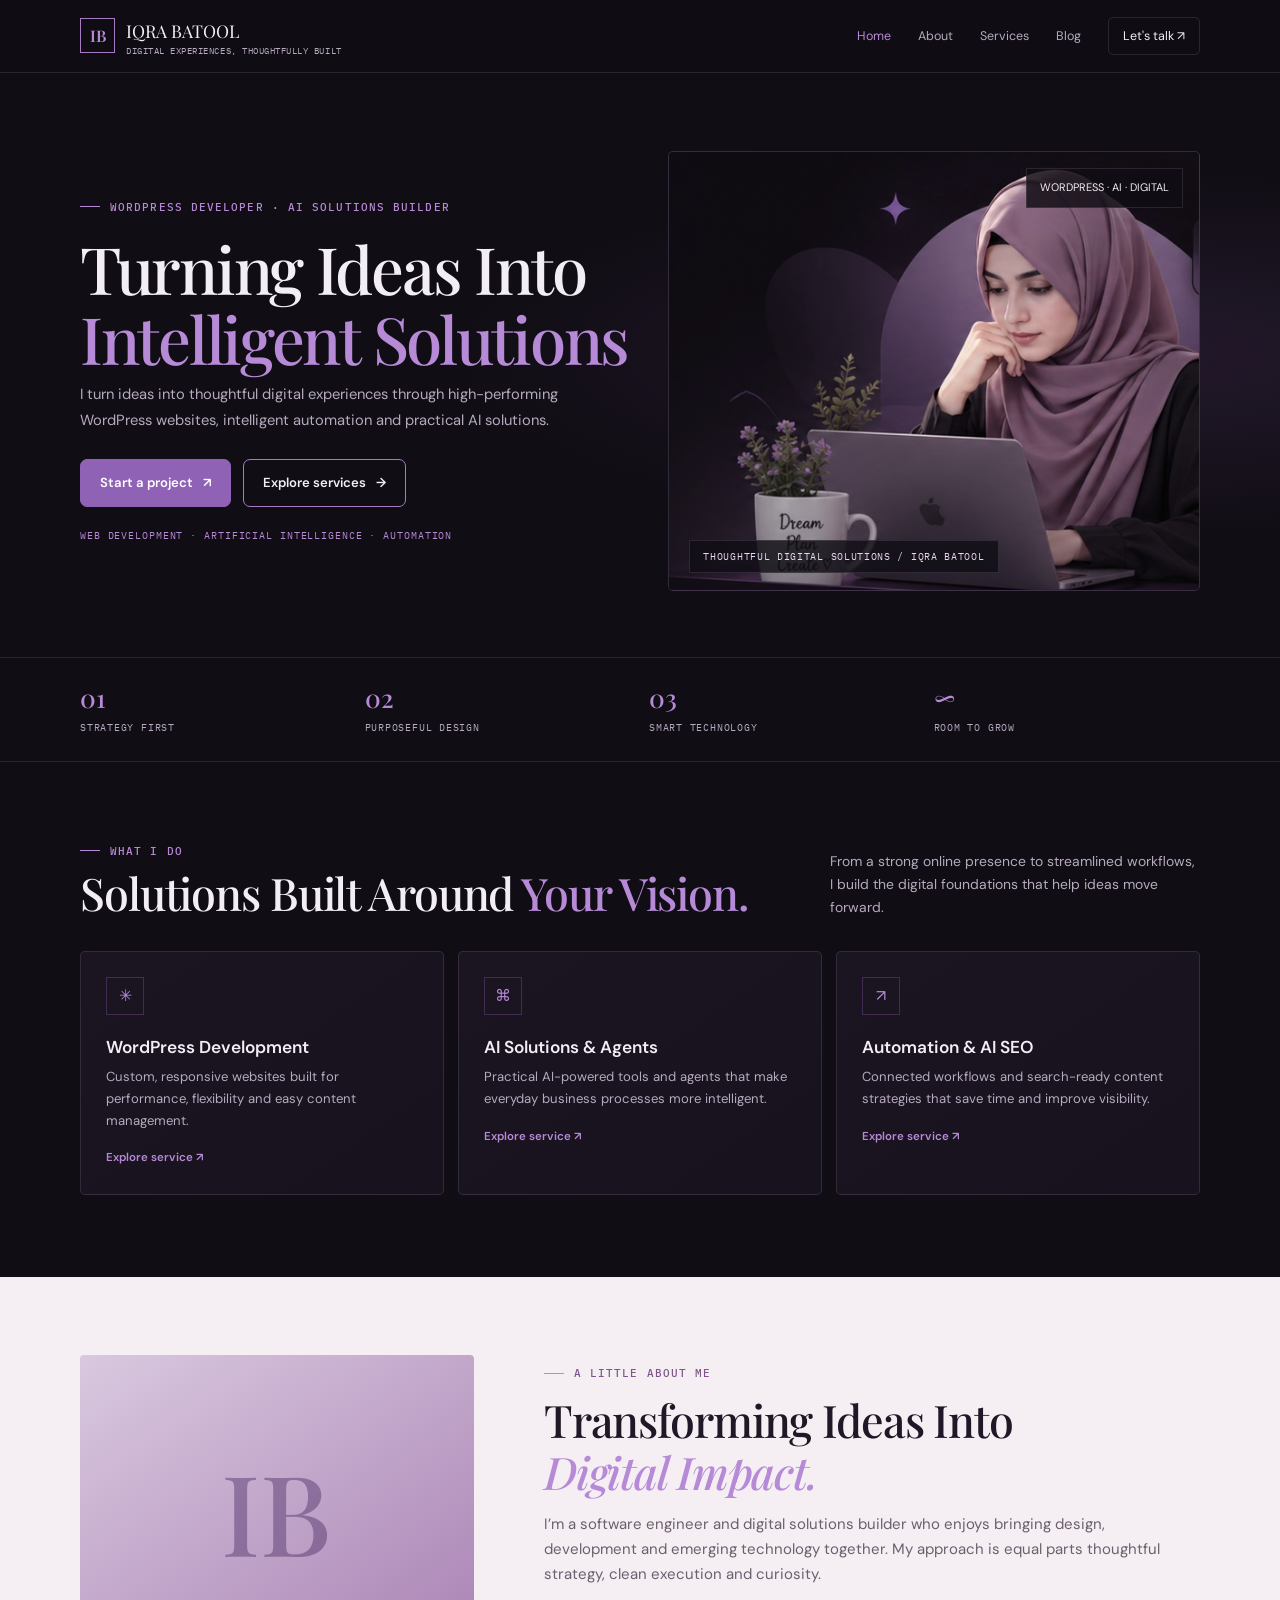
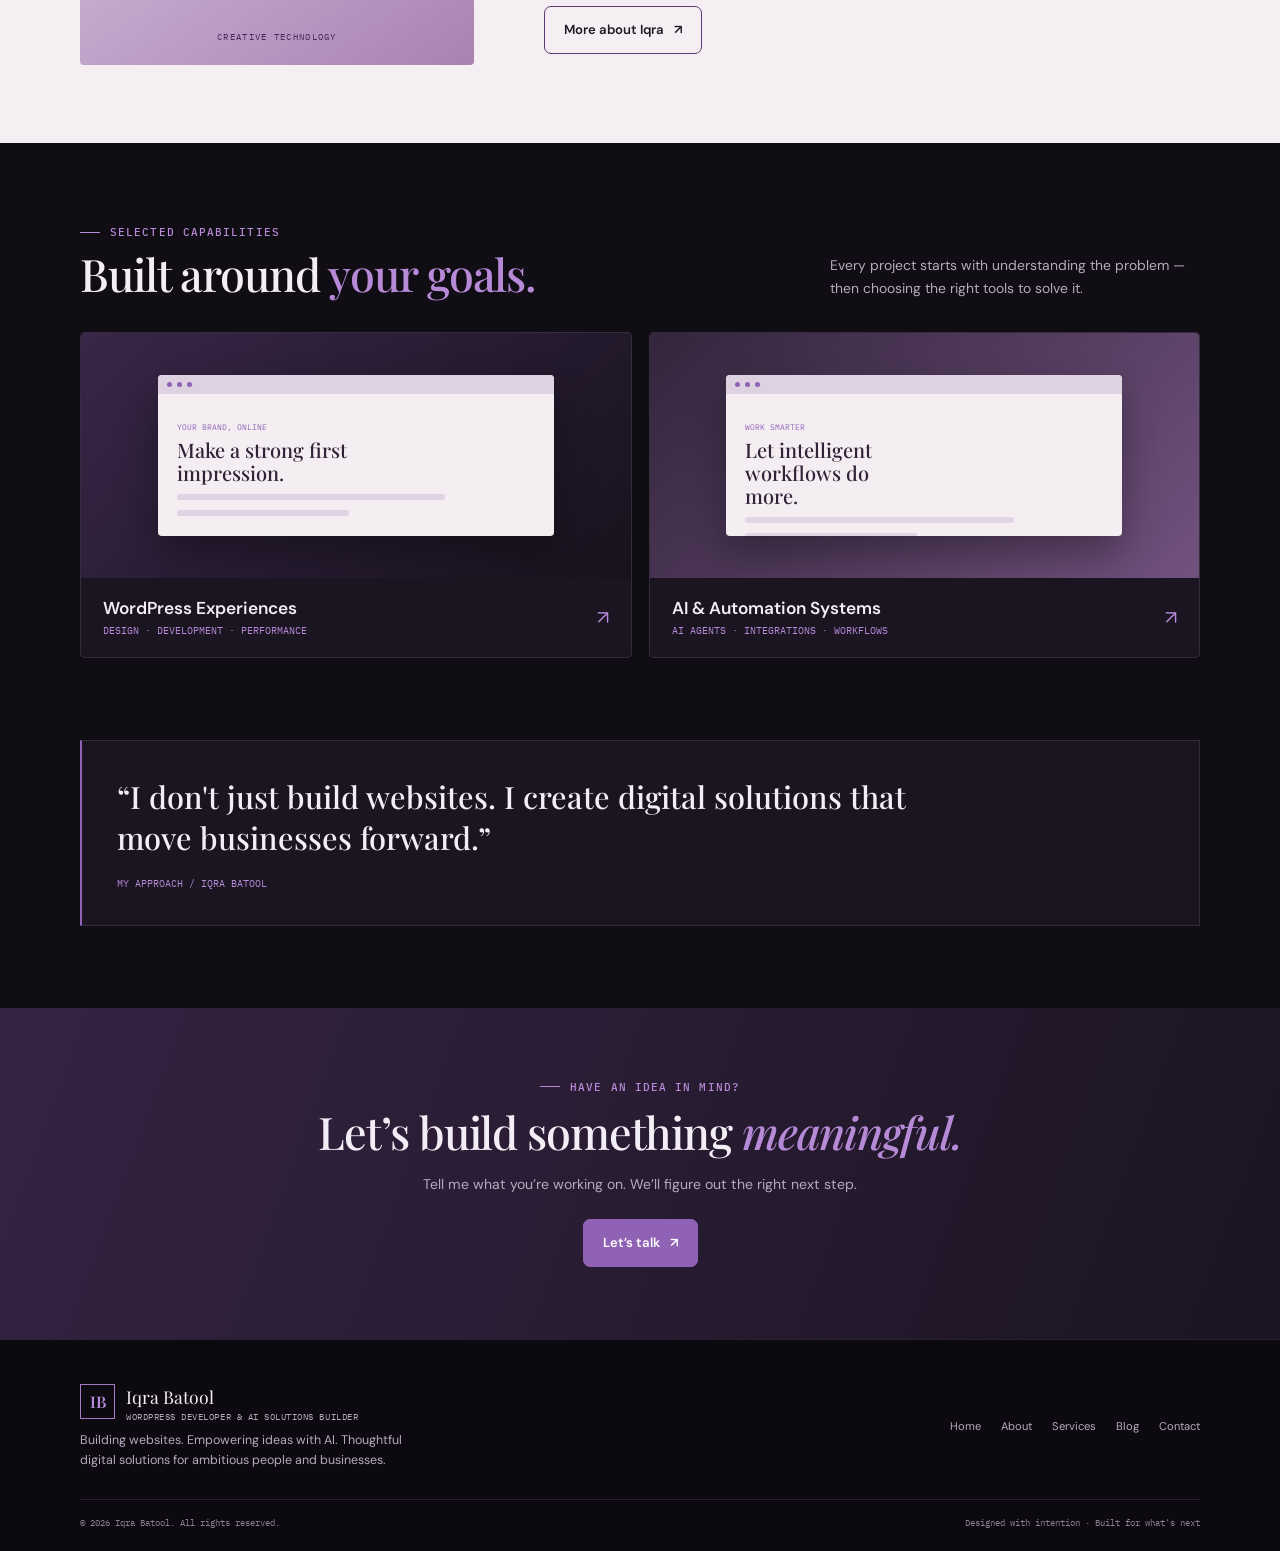
<file: iqra-batool-portfolio/index.html>
<!doctype html>
<html lang="en">
  <head>
    <meta charset="UTF-8" />
    <meta name="viewport" content="width=device-width, initial-scale=1.0" />
    <meta
      name="description"
      content="Iqra Batool — WordPress Developer & AI Solutions Builder. Websites, automation and intelligent digital experiences."
    />
    <title>Home | Iqra Batool</title>
    <link rel="stylesheet" href="assets/css/style.css" />
  </head>
  <body>
    <header class="site-header">
      <div class="container nav-wrap">
        <a class="brand" href="index.html"
          ><span class="brand-mark">IB</span
          ><span
            >IQRA BATOOL<small
              >Digital experiences, thoughtfully built</small
            ></span
          ></a
        >
        <button
          class="menu-toggle"
          aria-label="Toggle navigation"
          aria-expanded="false"
        >
          ☰
        </button>
        <nav class="nav-links" aria-label="Main navigation">
          <a href="index.html">Home</a><a href="about.html">About</a
          ><a href="services.html">Services</a><a href="blog.html">Blog</a
          ><a class="nav-cta" href="contact.html">Let's talk ↗</a>
        </nav>
      </div>
    </header>

    <main>
      <section class="hero">
        <div class="container hero-grid">
          <div class="hero-copy reveal">
            <div class="eyebrow">
              WordPress Developer · AI Solutions Builder
            </div>
            <h1>
              Turning Ideas Into
              <div class="accent">Intelligent Solutions</div>
            </h1>
            <p>
              I turn ideas into thoughtful digital experiences through
              high-performing WordPress websites, intelligent automation and
              practical AI solutions.
            </p>
            <div class="hero-actions">
              <a class="btn primary" href="contact.html"
                >Start a project <span>↗</span></a
              ><a class="btn" href="services.html"
                >Explore services <span>→</span></a
              >
            </div>
            <div class="hero-note">
              <div class="accent">
                WEB DEVELOPMENT · ARTIFICIAL INTELLIGENCE · AUTOMATION
              </div>
            </div>
          </div>
          <div class="hero-art reveal">
            <img
              src="assets/images/iqra-hijabi-portrait.jpg"
              alt="Hijabi woman working at a laptop in a creative studio"
            />
            <div class="hero-stamp">WORDPRESS · AI · DIGITAL</div>
            <div class="hero-caption">
              THOUGHTFUL DIGITAL SOLUTIONS / IQRA BATOOL
            </div>
          </div>
        </div>
      </section>
      <section class="stats">
        <div class="container stats-grid">
          <div class="stat"><strong>01</strong><span>Strategy first</span></div>
          <div class="stat">
            <strong>02</strong><span>Purposeful design</span>
          </div>
          <div class="stat">
            <strong>03</strong><span>Smart technology</span>
          </div>
          <div class="stat"><strong>∞</strong><span>Room to grow</span></div>
        </div>
      </section>
      <section class="section">
        <div class="container">
          <div class="section-head reveal">
            <div>
              <div class="eyebrow">What I do</div>
              <h2>
                Solutions Built Around <span class="accent">Your Vision.</span>
              </h2>
            </div>
            <p>
              From a strong online presence to streamlined workflows, I build
              the digital foundations that help ideas move forward.
            </p>
          </div>
          <div class="services-grid">
            <article class="service-card reveal">
              <div class="service-icon">✳</div>
              <h3>WordPress Development</h3>
              <p>
                Custom, responsive websites built for performance, flexibility
                and easy content management.
              </p>
              <a href="services.html">Explore service ↗</a>
            </article>
            <article class="service-card reveal">
              <div class="service-icon">⌘</div>
              <h3>AI Solutions & Agents</h3>
              <p>
                Practical AI-powered tools and agents that make everyday
                business processes more intelligent.
              </p>
              <a href="services.html">Explore service ↗</a>
            </article>
            <article class="service-card reveal">
              <div class="service-icon">↗</div>
              <h3>Automation & AI SEO</h3>
              <p>
                Connected workflows and search-ready content strategies that
                save time and improve visibility.
              </p>
              <a href="services.html">Explore service ↗</a>
            </article>
          </div>
        </div>
      </section>
      <section class="about-band">
        <div class="container about-grid">
          <div class="about-mark reveal"><span>IB</span></div>
          <div class="about-copy reveal">
            <div class="eyebrow" style="color: #7e568c">A little about me</div>
            <h2>
              Transforming Ideas Into
              <div class="accent"><i>Digital Impact.</i></div>
            </h2>
            <p>
              I’m a software engineer and digital solutions builder who enjoys
              bringing design, development and emerging technology together. My
              approach is equal parts thoughtful strategy, clean execution and
              curiosity.
            </p>
            <a class="btn" href="about.html"
              >More about Iqra <span class="arrow">↗</span></a
            >
          </div>
        </div>
      </section>
      <section class="section">
        <div class="container">
          <div class="section-head reveal">
            <div>
              <div class="eyebrow">Selected capabilities</div>
              <h2>Built around <span class="accent">your goals.</span></h2>
            </div>
            <p>
              Every project starts with understanding the problem — then
              choosing the right tools to solve it.
            </p>
          </div>
          <div class="project-grid">
            <article class="project-card reveal">
              <div class="project-visual">
                <div class="browser">
                  <div class="browser-top"><i></i><i></i><i></i></div>
                  <div class="browser-content">
                    <small>YOUR BRAND, ONLINE</small
                    ><b>Make a strong first impression.</b>
                    <div></div>
                    <div style="width: 48%"></div>
                  </div>
                </div>
              </div>
              <div class="project-info">
                <div>
                  <h3>WordPress Experiences</h3>
                  <p>DESIGN · DEVELOPMENT · PERFORMANCE</p>
                </div>
                <a href="services.html">↗</a>
              </div>
            </article>
            <article class="project-card reveal">
              <div class="project-visual alt">
                <div class="browser">
                  <div class="browser-top"><i></i><i></i><i></i></div>
                  <div class="browser-content">
                    <small>WORK SMARTER</small
                    ><b>Let intelligent workflows do more.</b>
                    <div></div>
                    <div style="width: 48%"></div>
                  </div>
                </div>
              </div>
              <div class="project-info">
                <div>
                  <h3>AI & Automation Systems</h3>
                  <p>AI AGENTS · INTEGRATIONS · WORKFLOWS</p>
                </div>
                <a href="services.html">↗</a>
              </div>
            </article>
          </div>
        </div>
      </section>
      <section class="section" style="padding-top: 0">
        <div class="container">
          <div class="testimonial reveal">
            <blockquote>
              “I don't just build websites. I create digital solutions that move
              businesses forward.”
            </blockquote>
            <cite>MY APPROACH / IQRA BATOOL</cite>
          </div>
        </div>
      </section>
      <section class="cta-band">
        <div class="container reveal">
          <div class="eyebrow" style="justify-content: center">
            Have an idea in mind?
          </div>
          <h2>Let’s build something <i class="accent">meaningful.</i></h2>
          <p>
            Tell me what you’re working on. We’ll figure out the right next
            step.
          </p>
          <a class="btn primary" href="contact.html"
            >Let’s talk <span class="arrow">↗</span></a
          >
        </div>
      </section>
    </main>

    <footer class="site-footer">
      <div class="container">
        <div class="footer-top">
          <div>
            <a class="brand" href="index.html"
              ><span class="brand-mark">IB</span
              ><span
                >Iqra Batool<small
                  >WordPress Developer & AI Solutions Builder</small
                ></span
              ></a
            >
            <p>
              Building websites. Empowering ideas with AI. Thoughtful digital
              solutions for ambitious people and businesses.
            </p>
          </div>
          <div class="footer-links">
            <a href="index.html">Home</a><a href="about.html">About</a
            ><a href="services.html">Services</a><a href="blog.html">Blog</a
            ><a href="contact.html">Contact</a>
          </div>
        </div>
        <div class="footer-bottom">
          <span
            >© <span data-year></span> Iqra Batool. All rights reserved.</span
          ><span>Designed with intention · Built for what's next</span>
        </div>
      </div>
    </footer>
    <script src="assets/js/main.js"></script>
  </body>
</html>
</file>
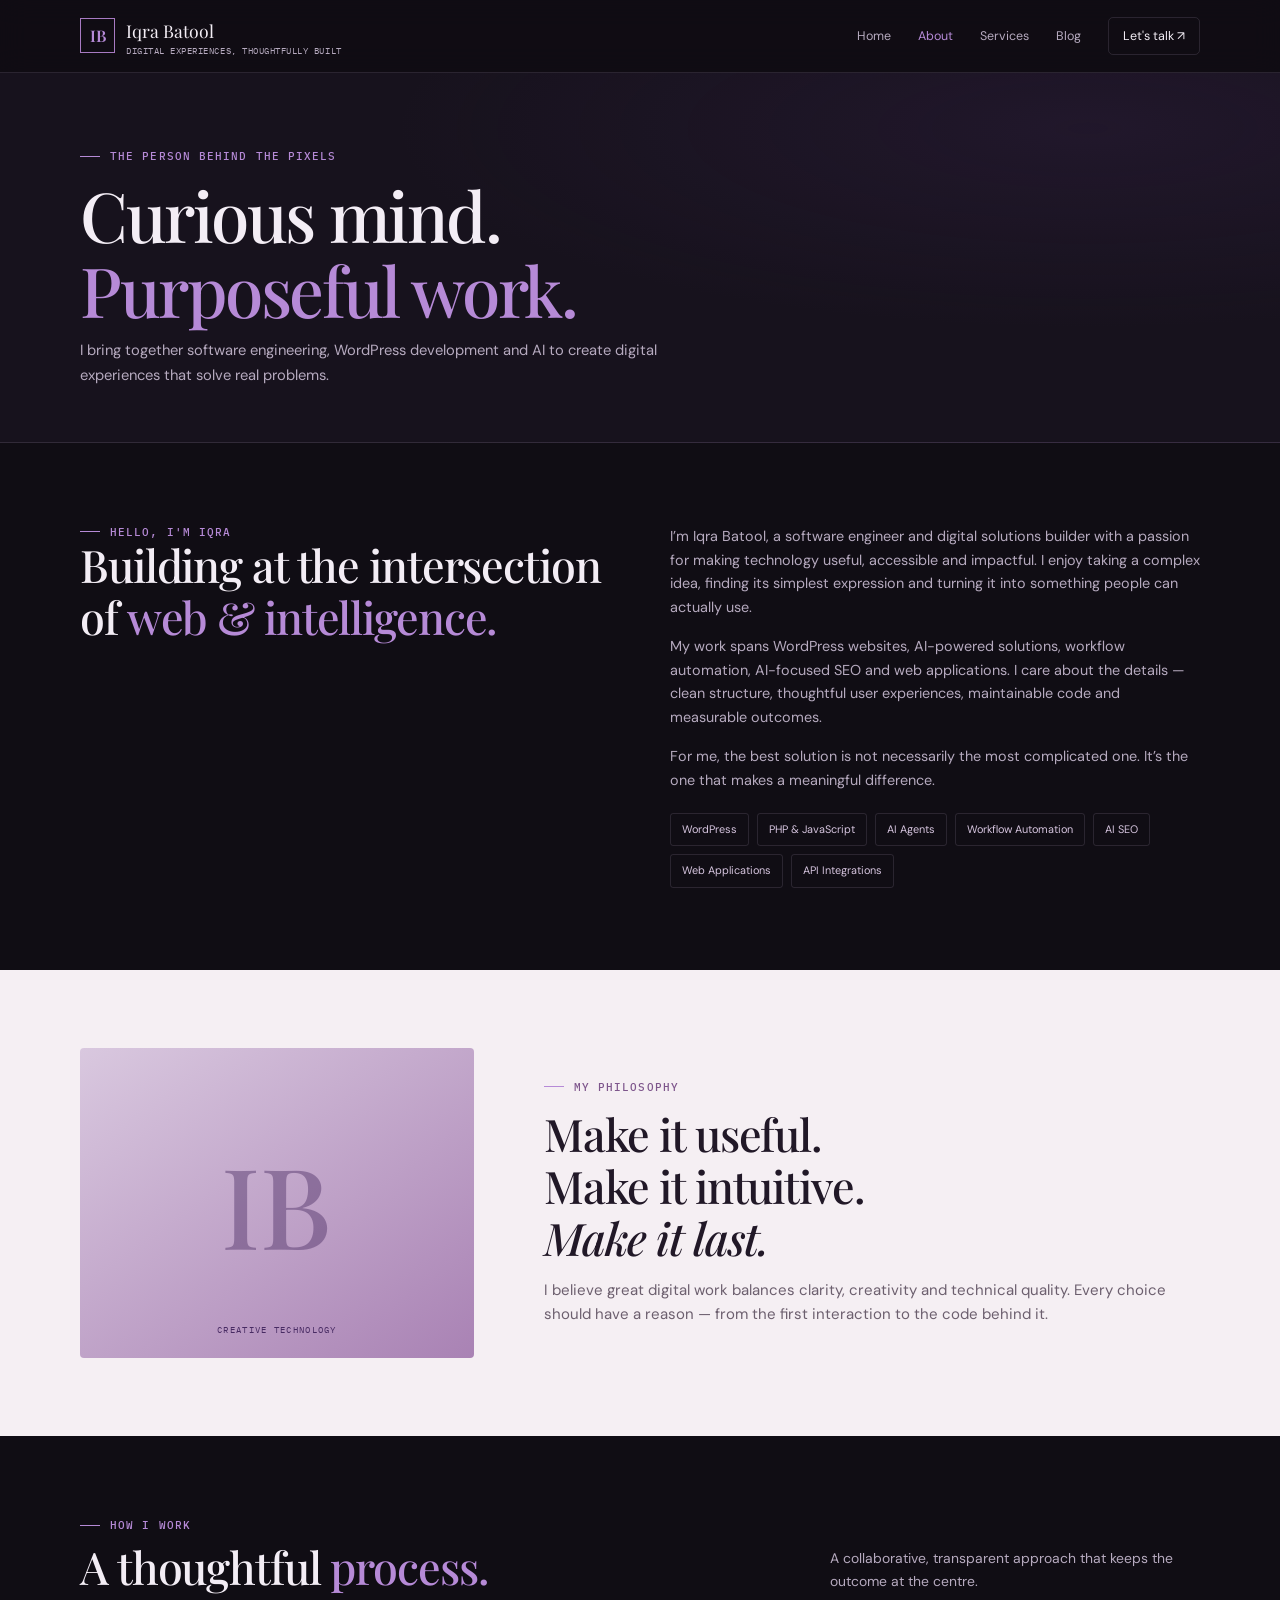
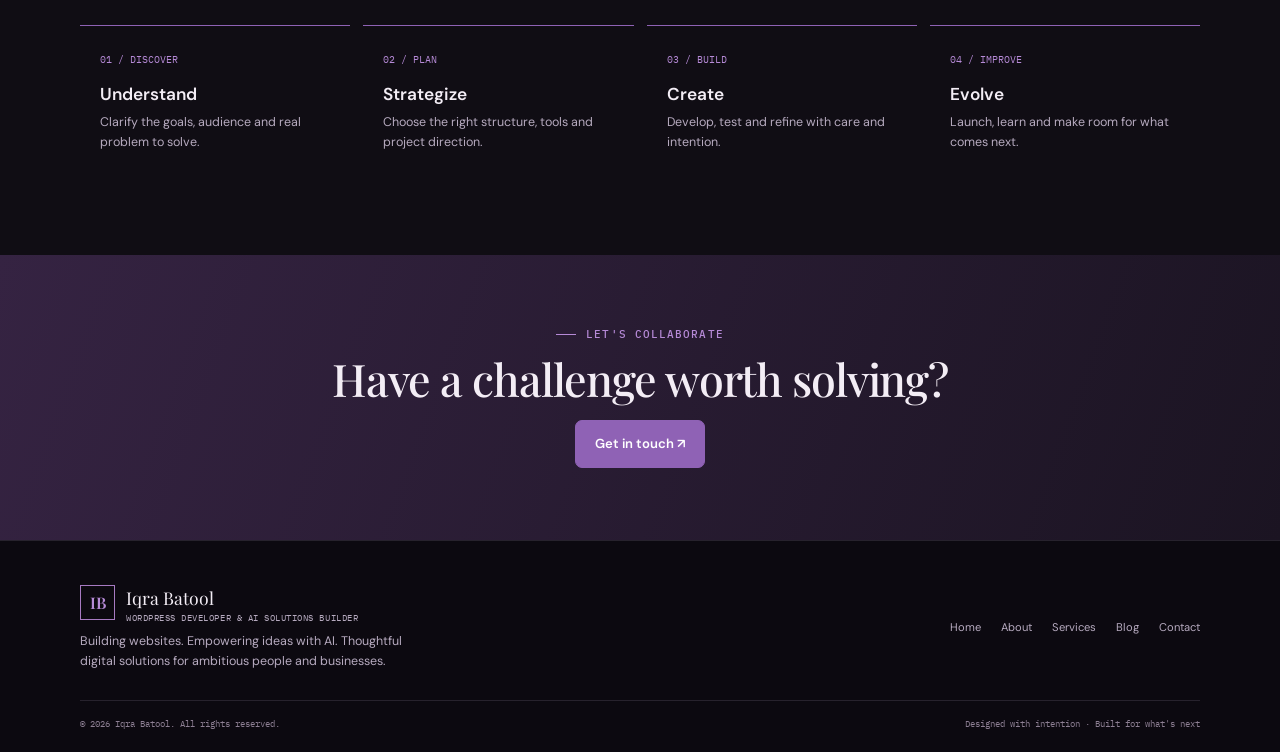
<file: iqra-batool-portfolio/about.html>
<!DOCTYPE html>
<html lang="en"><head><meta charset="UTF-8"><meta name="viewport" content="width=device-width, initial-scale=1.0">
<meta name="description" content="Iqra Batool — WordPress Developer & AI Solutions Builder. Websites, automation and intelligent digital experiences.">
<title>About | Iqra Batool</title><link rel="stylesheet" href="assets/css/style.css"></head><body>

<header class="site-header">
 <div class="container nav-wrap">
  <a class="brand" href="index.html"><span class="brand-mark">IB</span><span>Iqra Batool<small>Digital experiences, thoughtfully built</small></span></a>
  <button class="menu-toggle" aria-label="Toggle navigation" aria-expanded="false">☰</button>
  <nav class="nav-links" aria-label="Main navigation">
   <a href="index.html">Home</a><a href="about.html">About</a><a href="services.html">Services</a><a href="blog.html">Blog</a><a class="nav-cta" href="contact.html">Let's talk ↗</a>
  </nav>
 </div>
</header>

<main><section class="page-hero"><div class="container"><div class="eyebrow">The person behind the pixels</div><h1>Curious mind.<br><span class="accent">Purposeful work.</span></h1><p>I bring together software engineering, WordPress development and AI to create digital experiences that solve real problems.</p></div></section>
<section class="section"><div class="container content-grid"><div class="prose reveal"><div class="eyebrow">Hello, I'm Iqra</div><h2>Building at the intersection of <span class="accent">web & intelligence.</span></h2></div><div class="prose reveal"><p>I’m Iqra Batool, a software engineer and digital solutions builder with a passion for making technology useful, accessible and impactful. I enjoy taking a complex idea, finding its simplest expression and turning it into something people can actually use.</p><p>My work spans WordPress websites, AI-powered solutions, workflow automation, AI-focused SEO and web applications. I care about the details — clean structure, thoughtful user experiences, maintainable code and measurable outcomes.</p><p>For me, the best solution is not necessarily the most complicated one. It’s the one that makes a meaningful difference.</p><div class="skill-list"><span>WordPress</span><span>PHP & JavaScript</span><span>AI Agents</span><span>Workflow Automation</span><span>AI SEO</span><span>Web Applications</span><span>API Integrations</span></div></div></div></section>
<section class="about-band"><div class="container about-grid"><div class="about-mark reveal"><span>IB</span></div><div class="about-copy reveal"><div class="eyebrow" style="color:#7e568c">My philosophy</div><h2>Make it useful.<br>Make it intuitive.<br><i>Make it last.</i></h2><p>I believe great digital work balances clarity, creativity and technical quality. Every choice should have a reason — from the first interaction to the code behind it.</p></div></div></section>
<section class="section"><div class="container"><div class="section-head"><div><div class="eyebrow">How I work</div><h2>A thoughtful <span class="accent">process.</span></h2></div><p>A collaborative, transparent approach that keeps the outcome at the centre.</p></div><div class="process-list"><div class="process-item reveal"><b>01 / DISCOVER</b><h3>Understand</h3><p>Clarify the goals, audience and real problem to solve.</p></div><div class="process-item reveal"><b>02 / PLAN</b><h3>Strategize</h3><p>Choose the right structure, tools and project direction.</p></div><div class="process-item reveal"><b>03 / BUILD</b><h3>Create</h3><p>Develop, test and refine with care and intention.</p></div><div class="process-item reveal"><b>04 / IMPROVE</b><h3>Evolve</h3><p>Launch, learn and make room for what comes next.</p></div></div></div></section>
<section class="cta-band"><div class="container"><div class="eyebrow" style="justify-content:center">Let's collaborate</div><h2>Have a challenge worth solving?</h2><a class="btn primary" href="contact.html">Get in touch ↗</a></div></section></main>

<footer class="site-footer"><div class="container">
 <div class="footer-top"><div><a class="brand" href="index.html"><span class="brand-mark">IB</span><span>Iqra Batool<small>WordPress Developer & AI Solutions Builder</small></span></a><p>Building websites. Empowering ideas with AI. Thoughtful digital solutions for ambitious people and businesses.</p></div>
 <div class="footer-links"><a href="index.html">Home</a><a href="about.html">About</a><a href="services.html">Services</a><a href="blog.html">Blog</a><a href="contact.html">Contact</a></div></div>
 <div class="footer-bottom"><span>© <span data-year></span> Iqra Batool. All rights reserved.</span><span>Designed with intention · Built for what's next</span></div>
</div></footer><script src="assets/js/main.js"></script>
</body></html>
</file>
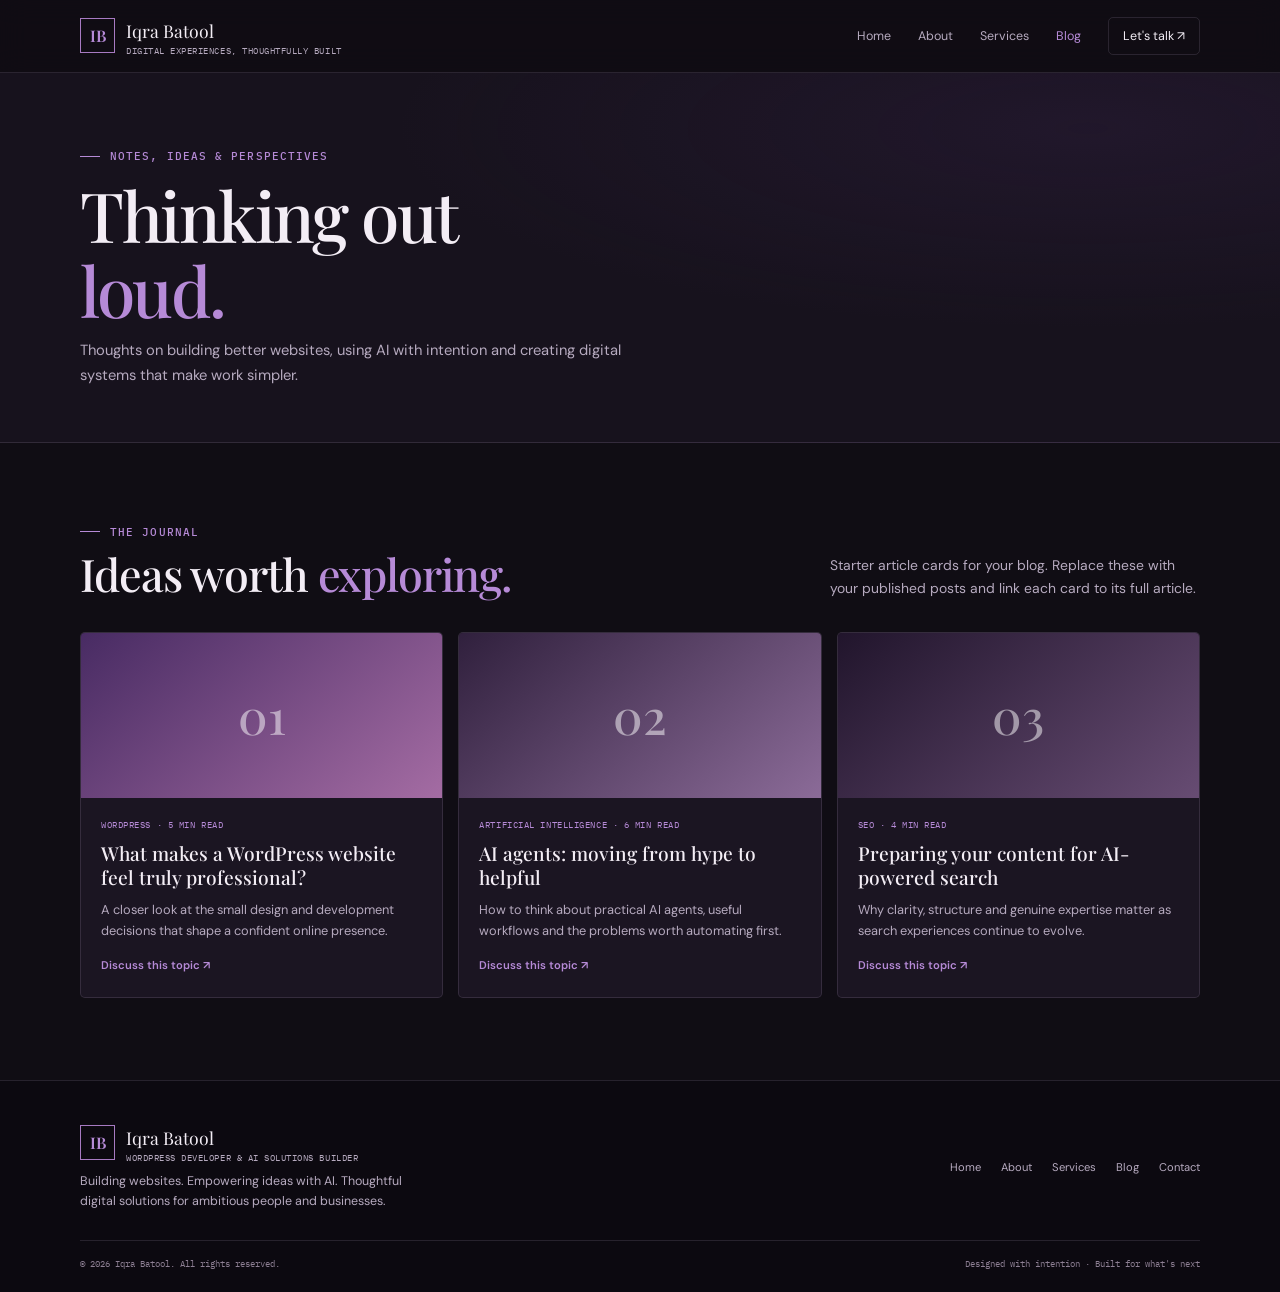
<file: iqra-batool-portfolio/blog.html>
<!DOCTYPE html>
<html lang="en"><head><meta charset="UTF-8"><meta name="viewport" content="width=device-width, initial-scale=1.0">
<meta name="description" content="Iqra Batool — WordPress Developer & AI Solutions Builder. Websites, automation and intelligent digital experiences.">
<title>Blog | Iqra Batool</title><link rel="stylesheet" href="assets/css/style.css"></head><body>

<header class="site-header">
 <div class="container nav-wrap">
  <a class="brand" href="index.html"><span class="brand-mark">IB</span><span>Iqra Batool<small>Digital experiences, thoughtfully built</small></span></a>
  <button class="menu-toggle" aria-label="Toggle navigation" aria-expanded="false">☰</button>
  <nav class="nav-links" aria-label="Main navigation">
   <a href="index.html">Home</a><a href="about.html">About</a><a href="services.html">Services</a><a href="blog.html">Blog</a><a class="nav-cta" href="contact.html">Let's talk ↗</a>
  </nav>
 </div>
</header>

<main><section class="page-hero"><div class="container"><div class="eyebrow">Notes, ideas & perspectives</div><h1>Thinking out<br><span class="accent">loud.</span></h1><p>Thoughts on building better websites, using AI with intention and creating digital systems that make work simpler.</p></div></section>
<section class="section"><div class="container"><div class="section-head"><div><div class="eyebrow">The journal</div><h2>Ideas worth <span class="accent">exploring.</span></h2></div><p>Starter article cards for your blog. Replace these with your published posts and link each card to its full article.</p></div>
<div class="blog-grid">
<article class="blog-card reveal"><div class="blog-thumb">01</div><div class="blog-body"><div class="blog-meta">WORDPRESS · 5 MIN READ</div><h3>What makes a WordPress website feel truly professional?</h3><p>A closer look at the small design and development decisions that shape a confident online presence.</p><a href="contact.html">Discuss this topic ↗</a></div></article>
<article class="blog-card reveal"><div class="blog-thumb alt">02</div><div class="blog-body"><div class="blog-meta">ARTIFICIAL INTELLIGENCE · 6 MIN READ</div><h3>AI agents: moving from hype to helpful</h3><p>How to think about practical AI agents, useful workflows and the problems worth automating first.</p><a href="contact.html">Discuss this topic ↗</a></div></article>
<article class="blog-card reveal"><div class="blog-thumb third">03</div><div class="blog-body"><div class="blog-meta">SEO · 4 MIN READ</div><h3>Preparing your content for AI-powered search</h3><p>Why clarity, structure and genuine expertise matter as search experiences continue to evolve.</p><a href="contact.html">Discuss this topic ↗</a></div></article>
</div></div></section></main>

<footer class="site-footer"><div class="container">
 <div class="footer-top"><div><a class="brand" href="index.html"><span class="brand-mark">IB</span><span>Iqra Batool<small>WordPress Developer & AI Solutions Builder</small></span></a><p>Building websites. Empowering ideas with AI. Thoughtful digital solutions for ambitious people and businesses.</p></div>
 <div class="footer-links"><a href="index.html">Home</a><a href="about.html">About</a><a href="services.html">Services</a><a href="blog.html">Blog</a><a href="contact.html">Contact</a></div></div>
 <div class="footer-bottom"><span>© <span data-year></span> Iqra Batool. All rights reserved.</span><span>Designed with intention · Built for what's next</span></div>
</div></footer><script src="assets/js/main.js"></script>
</body></html>
</file>
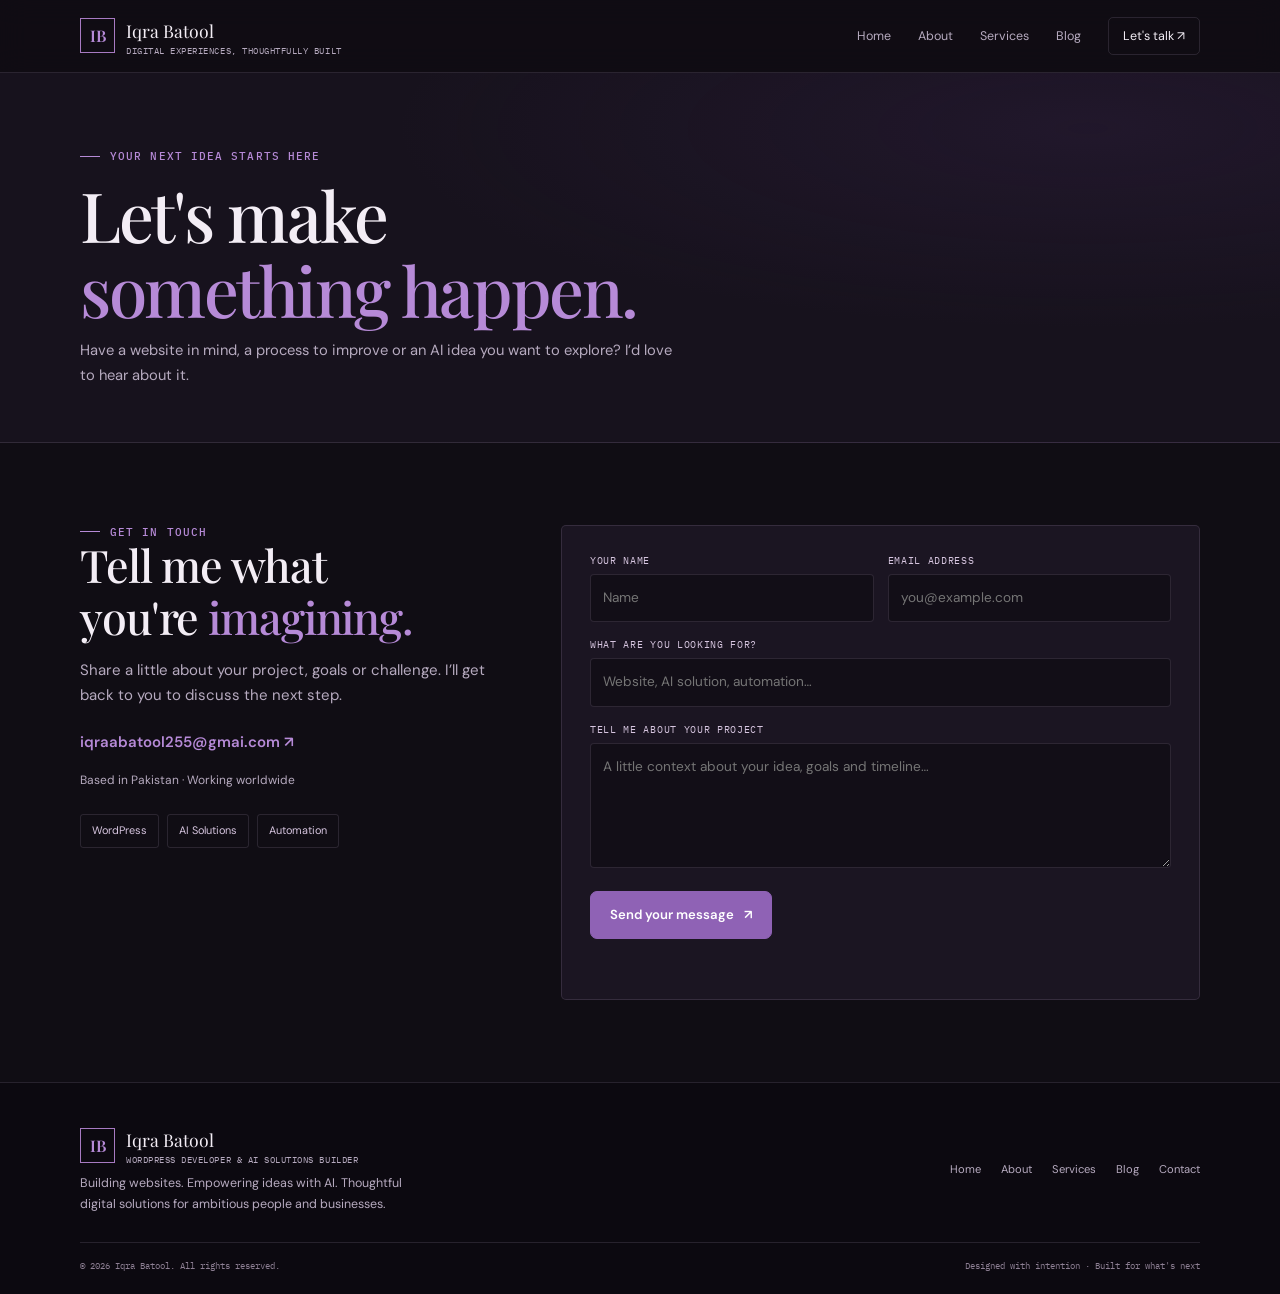
<file: iqra-batool-portfolio/contact.html>
<!doctype html>
<html lang="en">
  <head>
    <meta charset="UTF-8" />
    <meta name="viewport" content="width=device-width, initial-scale=1.0" />
    <meta
      name="description"
      content="Iqra Batool — WordPress Developer & AI Solutions Builder. Websites, automation and intelligent digital experiences."
    />
    <title>Contact | Iqra Batool</title>
    <link rel="stylesheet" href="assets/css/style.css" />
  </head>
  <body>
    <header class="site-header">
      <div class="container nav-wrap">
        <a class="brand" href="index.html"
          ><span class="brand-mark">IB</span
          ><span
            >Iqra Batool<small
              >Digital experiences, thoughtfully built</small
            ></span
          ></a
        >
        <button
          class="menu-toggle"
          aria-label="Toggle navigation"
          aria-expanded="false"
        >
          ☰
        </button>
        <nav class="nav-links" aria-label="Main navigation">
          <a href="index.html">Home</a><a href="about.html">About</a
          ><a href="services.html">Services</a><a href="blog.html">Blog</a
          ><a class="nav-cta" href="contact.html">Let's talk ↗</a>
        </nav>
      </div>
    </header>

    <main>
      <section class="page-hero">
        <div class="container">
          <div class="eyebrow">Your next idea starts here</div>
          <h1>Let's make<br /><span class="accent">something happen.</span></h1>
          <p>
            Have a website in mind, a process to improve or an AI idea you want
            to explore? I’d love to hear about it.
          </p>
        </div>
      </section>
      <section class="section">
        <div class="container contact-grid">
          <div class="contact-info reveal">
            <div class="eyebrow">Get in touch</div>
            <h2>
              Tell me what<br />you're <span class="accent">imagining.</span>
            </h2>
            <p>
              Share a little about your project, goals or challenge. I’ll get
              back to you to discuss the next step.
            </p>
            <a class="contact-link" href="mailto:hello@iqrabatool.com"
              >iqraabatool255@gmai.com ↗</a
            >
            <p style="font-size: 0.75rem">
              Based in Pakistan · Working worldwide
            </p>
            <div class="skill-list">
              <span>WordPress</span><span>AI Solutions</span
              ><span>Automation</span>
            </div>
          </div>
          <form class="contact-form reveal" id="contact-form">
            <div class="form-row">
              <div class="field">
                <label for="name">Your name</label
                ><input id="name" name="name" placeholder="Name" required />
              </div>
              <div class="field">
                <label for="email">Email address</label
                ><input
                  id="email"
                  name="email"
                  type="email"
                  placeholder="you@example.com"
                  required
                />
              </div>
            </div>
            <div class="field">
              <label for="subject">What are you looking for?</label
              ><input
                id="subject"
                name="subject"
                placeholder="Website, AI solution, automation…"
              />
            </div>
            <div class="field">
              <label for="message">Tell me about your project</label
              ><textarea
                id="message"
                name="message"
                placeholder="A little context about your idea, goals and timeline…"
                required
              ></textarea>
            </div>
            <button class="btn primary" type="submit">
              Send your message <span class="arrow">↗</span>
            </button>
            <div class="form-status" role="status" aria-live="polite"></div>
          </form>
        </div>
      </section>
    </main>

    <footer class="site-footer">
      <div class="container">
        <div class="footer-top">
          <div>
            <a class="brand" href="index.html"
              ><span class="brand-mark">IB</span
              ><span
                >Iqra Batool<small
                  >WordPress Developer & AI Solutions Builder</small
                ></span
              ></a
            >
            <p>
              Building websites. Empowering ideas with AI. Thoughtful digital
              solutions for ambitious people and businesses.
            </p>
          </div>
          <div class="footer-links">
            <a href="index.html">Home</a><a href="about.html">About</a
            ><a href="services.html">Services</a><a href="blog.html">Blog</a
            ><a href="contact.html">Contact</a>
          </div>
        </div>
        <div class="footer-bottom">
          <span
            >© <span data-year></span> Iqra Batool. All rights reserved.</span
          ><span>Designed with intention · Built for what's next</span>
        </div>
      </div>
    </footer>
    <script src="assets/js/main.js"></script>
  </body>
</html>
</file>
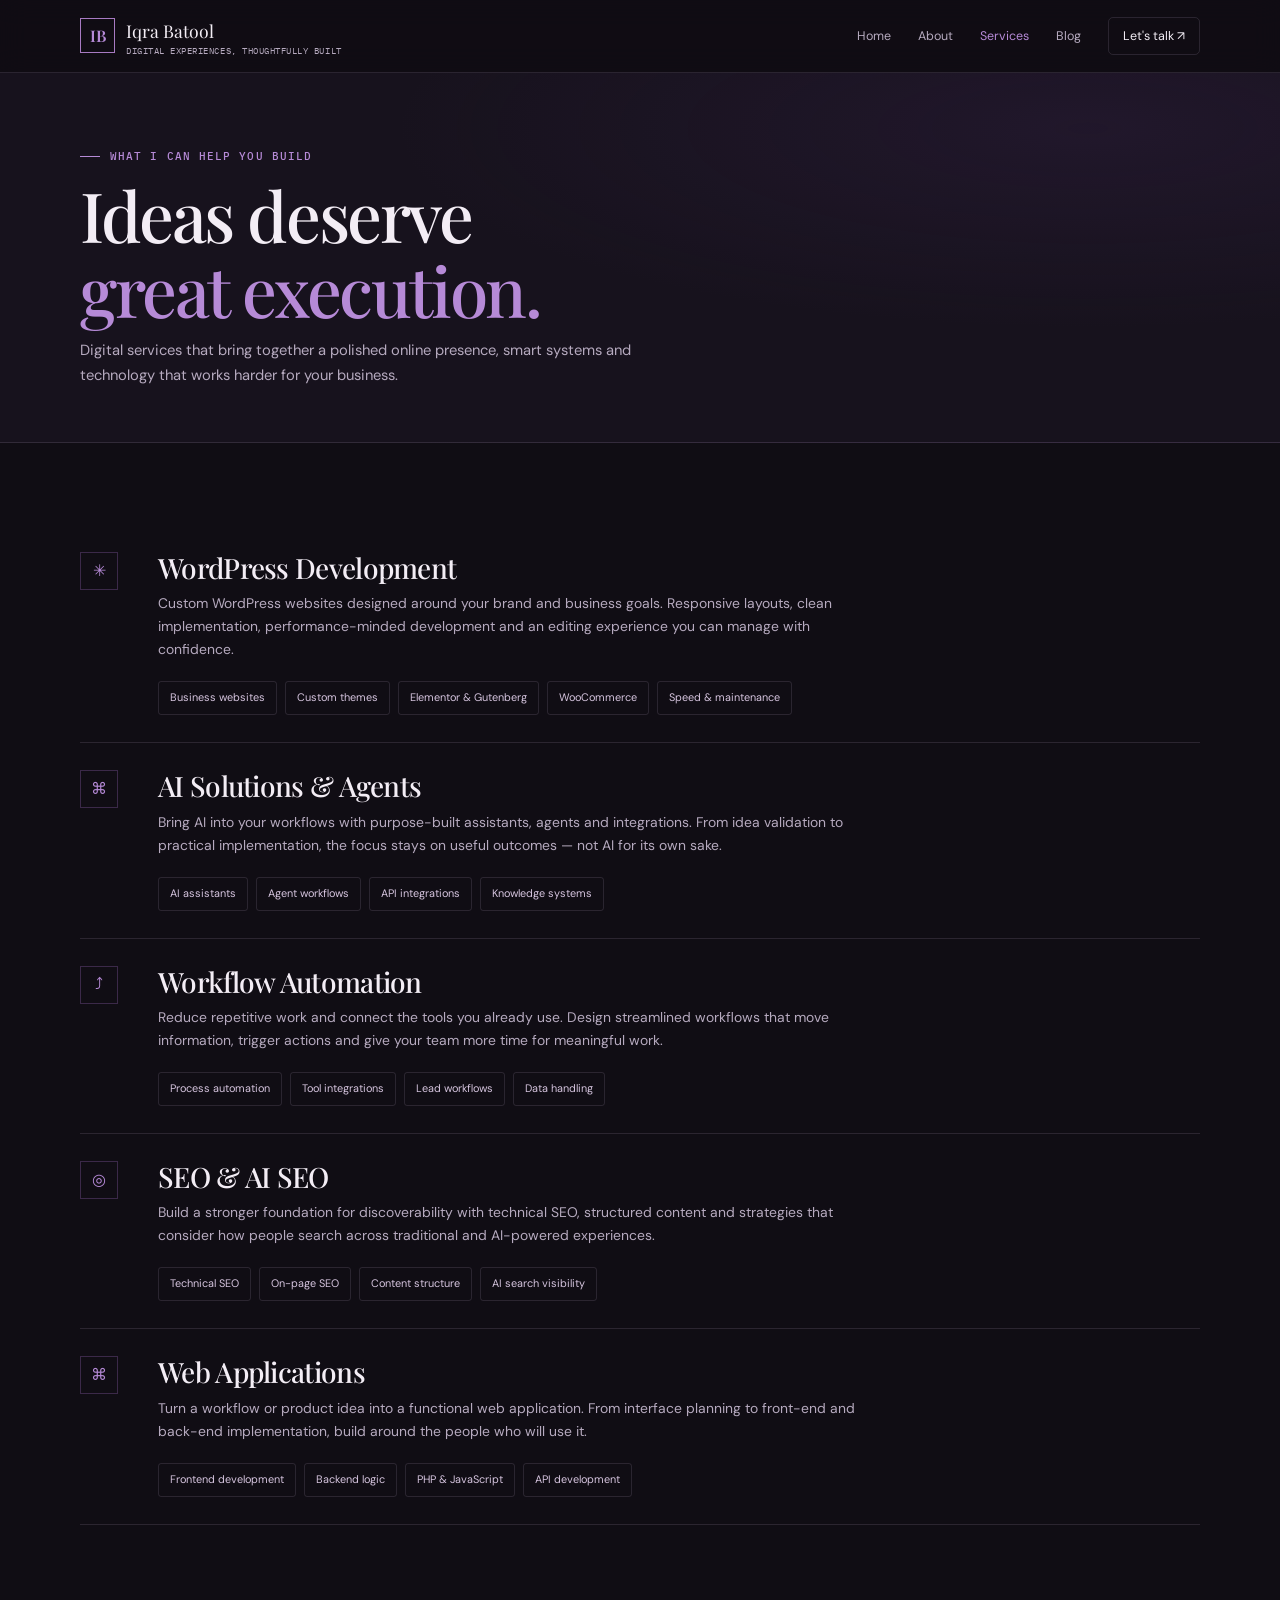
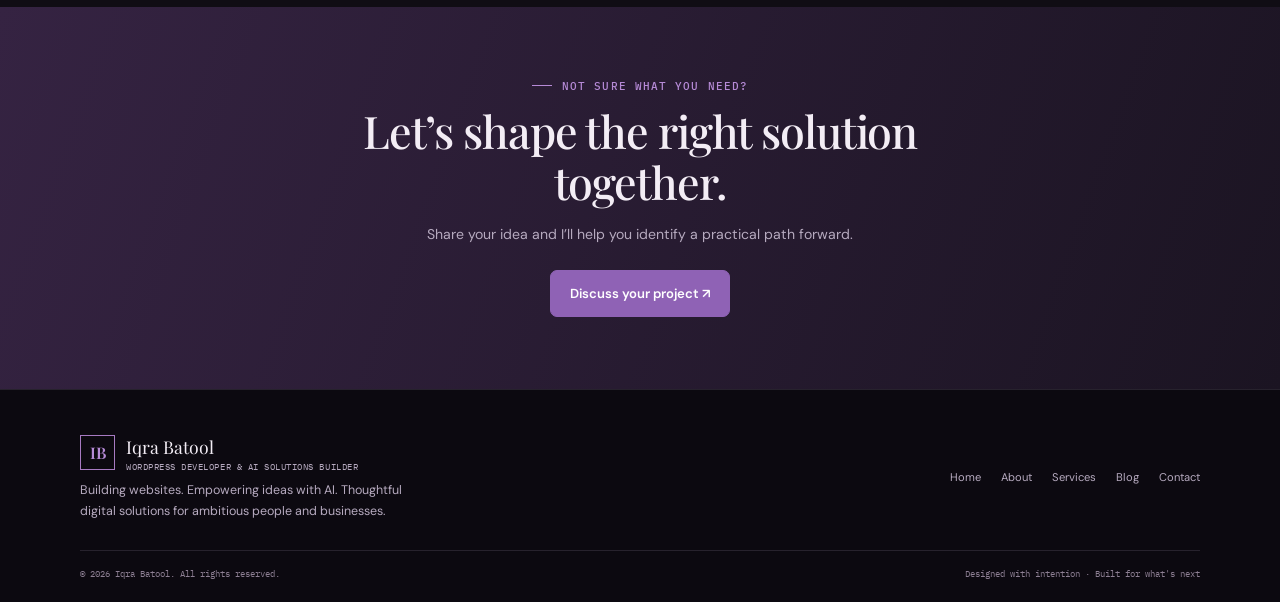
<file: iqra-batool-portfolio/services.html>
<!DOCTYPE html>
<html lang="en"><head><meta charset="UTF-8"><meta name="viewport" content="width=device-width, initial-scale=1.0">
<meta name="description" content="Iqra Batool — WordPress Developer & AI Solutions Builder. Websites, automation and intelligent digital experiences.">
<title>Services | Iqra Batool</title><link rel="stylesheet" href="assets/css/style.css"></head><body>

<header class="site-header">
 <div class="container nav-wrap">
  <a class="brand" href="index.html"><span class="brand-mark">IB</span><span>Iqra Batool<small>Digital experiences, thoughtfully built</small></span></a>
  <button class="menu-toggle" aria-label="Toggle navigation" aria-expanded="false">☰</button>
  <nav class="nav-links" aria-label="Main navigation">
   <a href="index.html">Home</a><a href="about.html">About</a><a href="services.html">Services</a><a href="blog.html">Blog</a><a class="nav-cta" href="contact.html">Let's talk ↗</a>
  </nav>
 </div>
</header>

<main><section class="page-hero"><div class="container"><div class="eyebrow">What I can help you build</div><h1>Ideas deserve<br><span class="accent">great execution.</span></h1><p>Digital services that bring together a polished online presence, smart systems and technology that works harder for your business.</p></div></section>
<section class="section"><div class="container">
<div class="service-detail reveal"><div class="service-icon">✳</div><div><h2>WordPress Development</h2><p>Custom WordPress websites designed around your brand and business goals. Responsive layouts, clean implementation, performance-minded development and an editing experience you can manage with confidence.</p><div class="skill-list"><span>Business websites</span><span>Custom themes</span><span>Elementor & Gutenberg</span><span>WooCommerce</span><span>Speed & maintenance</span></div></div></div>
<div class="service-detail reveal"><div class="service-icon">⌘</div><div><h2>AI Solutions & Agents</h2><p>Bring AI into your workflows with purpose-built assistants, agents and integrations. From idea validation to practical implementation, the focus stays on useful outcomes — not AI for its own sake.</p><div class="skill-list"><span>AI assistants</span><span>Agent workflows</span><span>API integrations</span><span>Knowledge systems</span></div></div></div>
<div class="service-detail reveal"><div class="service-icon">⤴</div><div><h2>Workflow Automation</h2><p>Reduce repetitive work and connect the tools you already use. Design streamlined workflows that move information, trigger actions and give your team more time for meaningful work.</p><div class="skill-list"><span>Process automation</span><span>Tool integrations</span><span>Lead workflows</span><span>Data handling</span></div></div></div>
<div class="service-detail reveal"><div class="service-icon">◎</div><div><h2>SEO & AI SEO</h2><p>Build a stronger foundation for discoverability with technical SEO, structured content and strategies that consider how people search across traditional and AI-powered experiences.</p><div class="skill-list"><span>Technical SEO</span><span>On-page SEO</span><span>Content structure</span><span>AI search visibility</span></div></div></div>
<div class="service-detail reveal"><div class="service-icon">⌘</div><div><h2>Web Applications</h2><p>Turn a workflow or product idea into a functional web application. From interface planning to front-end and back-end implementation, build around the people who will use it.</p><div class="skill-list"><span>Frontend development</span><span>Backend logic</span><span>PHP & JavaScript</span><span>API development</span></div></div></div>
</div></section>
<section class="cta-band"><div class="container"><div class="eyebrow" style="justify-content:center">Not sure what you need?</div><h2>Let’s shape the right solution together.</h2><p>Share your idea and I’ll help you identify a practical path forward.</p><a class="btn primary" href="contact.html">Discuss your project ↗</a></div></section></main>

<footer class="site-footer"><div class="container">
 <div class="footer-top"><div><a class="brand" href="index.html"><span class="brand-mark">IB</span><span>Iqra Batool<small>WordPress Developer & AI Solutions Builder</small></span></a><p>Building websites. Empowering ideas with AI. Thoughtful digital solutions for ambitious people and businesses.</p></div>
 <div class="footer-links"><a href="index.html">Home</a><a href="about.html">About</a><a href="services.html">Services</a><a href="blog.html">Blog</a><a href="contact.html">Contact</a></div></div>
 <div class="footer-bottom"><span>© <span data-year></span> Iqra Batool. All rights reserved.</span><span>Designed with intention · Built for what's next</span></div>
</div></footer><script src="assets/js/main.js"></script>
</body></html>
</file>
<file: iqra-batool-portfolio/assets/css/style.css>
@import url('https://fonts.googleapis.com/css2?family=DM+Sans:wght@400;500;600;700&family=Playfair+Display:wght@500;600;700&family=IBM+Plex+Mono:wght@400;500&display=swap');

:root{
 --bg:#100d14;--bg-soft:#17121d;--panel:#1b1522;--panel-2:#211a29;
 --purple:#8f62b5;--purple-light:#b68ad7;--plum:#5b3b70;
 --text:#f3edf5;--muted:#b6aabf;--line:rgba(220,198,235,.13);
 --cream:#f5eff3;--dark:#211827;--sans:'DM Sans',sans-serif;
 --serif:'Playfair Display',serif;--mono:'IBM Plex Mono',monospace;
 --container:1120px;
}
*{box-sizing:border-box;margin:0;padding:0}
html{scroll-behavior:smooth}
body{background:var(--bg);color:var(--text);font:400 15px/1.65 var(--sans);overflow-x:hidden}
a{color:inherit;text-decoration:none}
button,input,textarea{font:inherit}
.container{width:min(var(--container),calc(100% - 48px));margin:auto}
h1,h2,h3{line-height:1.2}
h1,h2,.serif{font-family:var(--serif);font-weight:500}
h1{font-size:clamp(2.8rem,5.1vw,4.8rem);letter-spacing:-.035em;line-height:1.08}
h2{font-size:clamp(2rem,3.5vw,3.15rem);letter-spacing:-.025em;line-height:1.16}
h3{font-size:1.08rem;font-weight:600}
p{color:var(--muted)}
.accent{color:var(--purple-light)}
.eyebrow{display:flex;align-items:center;gap:10px;color:var(--purple-light);font:500 .68rem var(--mono);letter-spacing:.1em;text-transform:uppercase}
.eyebrow:before{content:"";width:20px;height:1px;background:var(--purple-light)}
.btn{display:inline-flex;align-items:center;justify-content:center;gap:10px;padding:12px 19px;border:1px solid #a77ac2;border-radius:7px;color:var(--text);font-size:.82rem;font-weight:600;transition:.25s;cursor:pointer}
.btn:hover{background:var(--purple-light);border-color:var(--purple-light);color:#180f20;transform:translateY(-2px)}
.btn.primary{background:var(--purple);border-color:var(--purple);color:white}
.btn.primary:hover{background:var(--purple-light);border-color:var(--purple-light);color:#180f20}
.site-header{position:sticky;top:0;z-index:20;background:rgba(16,13,20,.94);backdrop-filter:blur(14px);border-bottom:1px solid var(--line);transition:box-shadow .3s}
.site-header.scrolled{box-shadow:0 8px 30px #0005}
.nav-wrap{height:72px;display:flex;align-items:center;justify-content:space-between}
.brand{display:flex;align-items:center;gap:11px;font-family:var(--serif);font-size:1.1rem}
.brand-mark{width:35px;height:35px;display:grid;place-items:center;border:1px solid #a77ac2;color:var(--purple-light);font:600 1rem var(--serif)}
.brand small{display:block;color:var(--muted);font: .55rem var(--mono);letter-spacing:.06em;text-transform:uppercase}
.nav-links{display:flex;align-items:center;gap:27px}
.nav-links a{font-size:.78rem;color:var(--muted);transition:color .2s}
.nav-links a:hover,.nav-links a.active{color:var(--purple-light)}
.nav-cta{border:1px solid var(--line);padding:8px 14px;border-radius:5px;color:var(--text)!important}
.menu-toggle{display:none;background:none;border:0;color:var(--text);font-size:1.5rem;cursor:pointer}

/* Home hero: editorial layout, portrait-led rather than abstract geometry */
.hero{padding:78px 0 66px;background:radial-gradient(ellipse at 88% 48%,rgba(91,59,112,.25),transparent 43%),var(--bg);border-bottom:1px solid var(--line)}
.hero-grid{display:grid;grid-template-columns:1.02fr .98fr;gap:35px;align-items:center}
.hero-copy{padding:18px 0}
.hero h1{margin:19px 0 8px}
.hero-subtitle{font:500 clamp(1.25rem,2.4vw,1.8rem)/1.3 var(--serif);margin-bottom:18px;color:#e9ddec}
.hero-copy>p{max-width:490px;font-size:.92rem;line-height:1.75}
.hero-actions{display:flex;align-items:center;gap:12px;flex-wrap:wrap;margin-top:26px}
.hero-note{font: .62rem var(--mono);letter-spacing:.09em;color:#96899d;margin-top:22px}
.hero-art{height:440px;position:relative;display:flex;align-items:flex-end;justify-content:center;overflow:hidden;border:1px solid var(--line);background:linear-gradient(145deg,#2a1e34,#17121d 70%);border-radius:5px}
.hero-art:before{content:"";position:absolute;inset:0;background:linear-gradient(90deg,rgba(16,13,20,.35),transparent 55%),linear-gradient(0deg,rgba(16,13,20,.25),transparent 35%);z-index:1;pointer-events:none}
.hero-art img{height:100%;width:100%;object-fit:cover;object-position:center 37%;filter:saturate(.82);display:block}
.hero-caption{position:absolute;z-index:2;left:20px;bottom:17px;padding:9px 13px;background:rgba(16,13,20,.8);border:1px solid var(--line);font: .62rem var(--mono);letter-spacing:.07em;color:#e8d7ef}
.hero-stamp{position:absolute;z-index:2;right:16px;top:16px;background:rgba(16,13,20,.82);border:1px solid var(--line);padding:10px 13px;font-size:.68rem;color:var(--text)}
.stats{border-bottom:1px solid var(--line);padding:22px 0}
.stats-grid{display:grid;grid-template-columns:repeat(4,1fr);gap:18px}
.stat strong{font:500 1.6rem var(--serif);color:var(--purple-light);display:block}
.stat span{font: .61rem var(--mono);color:var(--muted);text-transform:uppercase;letter-spacing:.08em}
.section{padding:82px 0}
.section-head{display:flex;justify-content:space-between;align-items:end;gap:30px;margin-bottom:32px}
.section-head h2{margin-top:9px}
.section-head p{max-width:370px;font-size:.87rem}
.services-grid{display:grid;grid-template-columns:repeat(3,1fr);gap:14px}
.service-card{padding:25px;border:1px solid var(--line);border-radius:5px;background:linear-gradient(145deg,var(--panel),#17121d);min-height:215px;transition:.3s}
.service-card:hover{transform:translateY(-4px);border-color:#8f62b5;box-shadow:0 15px 35px #0003}
.service-icon{width:38px;height:38px;border:1px solid #8f62b555;color:var(--purple-light);display:grid;place-items:center;font-size:1rem;margin-bottom:22px}
.service-card p{font-size:.82rem;margin-top:9px}
.service-card a{display:inline-block;margin-top:17px;color:var(--purple-light);font-size:.72rem;font-weight:600}
.project-grid{display:grid;grid-template-columns:1fr 1fr;gap:17px}
.project-card{border:1px solid var(--line);border-radius:5px;overflow:hidden;background:var(--panel);transition:.3s}
.project-card:hover{transform:translateY(-4px);border-color:#8f62b5}
.project-visual{height:245px;display:grid;place-items:center;background:linear-gradient(135deg,#392648,#17121d);position:relative;overflow:hidden}
.project-visual.alt{background:linear-gradient(135deg,#33253c,#71527e)}
.browser{width:72%;height:66%;background:#f4eef3;border-radius:4px;overflow:hidden;box-shadow:0 18px 40px #0005;z-index:1}
.browser-top{height:19px;background:#ded2e2;display:flex;align-items:center;gap:5px;padding:0 9px}
.browser-top i{width:5px;height:5px;border-radius:50%;background:#8f62b5}
.browser-content{padding:19px;color:#302337}
.browser-content b{font:500 1.25rem/1.15 var(--serif);display:block;max-width:180px}
.browser-content small{font: .48rem var(--mono);color:#8f62b5}
.browser-content div{height:6px;background:#dfd3e4;margin-top:10px;width:75%;border-radius:3px}
.project-info{padding:20px 22px;display:flex;justify-content:space-between;align-items:center;gap:20px}
.project-info p{font: .6rem var(--mono);color:var(--purple-light);margin-top:5px}
.project-info a{font-size:1.2rem;color:var(--purple-light)}
.about-band{background:var(--cream);color:var(--dark);padding:78px 0}
.about-band p{color:#6c5f6e}
.about-grid{display:grid;grid-template-columns:.75fr 1.25fr;gap:70px;align-items:center}
.about-mark{height:310px;border-radius:4px;background:linear-gradient(145deg,#d9c8df,#a982b4);display:grid;place-items:center;position:relative;overflow:hidden}
.about-mark span{font:500 7rem var(--serif);color:#482b6370}
.about-mark:after{content:"CREATIVE TECHNOLOGY";position:absolute;bottom:22px;font: .58rem var(--mono);letter-spacing:.14em;color:#482b63}
.about-copy h2{margin:14px 0}
.about-copy .btn{color:var(--dark);border-color:#5b3b70;margin-top:20px}
.about-copy .btn:hover{background:#5b3b70;color:white}
.testimonial{background:var(--panel);padding:35px;border:1px solid var(--line);border-left:2px solid var(--purple)}
.testimonial blockquote{font:500 clamp(1.35rem,2.4vw,2rem)/1.35 var(--serif);max-width:800px}
.testimonial cite{display:block;font: .62rem var(--mono);color:var(--purple-light);margin-top:18px;font-style:normal}
.cta-band{padding:72px 0;background:linear-gradient(110deg,#352342,#1b1422);text-align:center}
.cta-band h2{max-width:680px;margin:12px auto 15px}
.cta-band p{font-size:.88rem;margin-bottom:23px}
.page-hero{padding:76px 0 55px;background:radial-gradient(ellipse at 85% 15%,#482b6333,transparent 45%),var(--bg-soft);border-bottom:1px solid var(--line)}
.page-hero h1{font-size:clamp(2.8rem,5.4vw,5rem);margin:14px 0 12px}
.page-hero p{max-width:600px;font-size:.92rem}
.content-grid{display:grid;grid-template-columns:1fr 1fr;gap:60px;align-items:start}
.prose p{margin:0 0 15px;font-size:.9rem}
.skill-list{display:flex;flex-wrap:wrap;gap:8px;margin-top:20px}
.skill-list span{padding:7px 11px;border:1px solid var(--line);color:#d6c5df;font-size:.68rem;border-radius:3px}
.process-list{display:grid;grid-template-columns:repeat(4,1fr);gap:13px}
.process-item{padding:20px;border-top:1px solid var(--purple)}
.process-item b{font: .62rem var(--mono);color:var(--purple-light)}
.process-item h3{margin:13px 0 7px}
.process-item p{font-size:.78rem}
.service-detail{display:grid;grid-template-columns:58px 1fr;gap:20px;padding:27px 0;border-bottom:1px solid var(--line)}
.service-detail .service-icon{margin:0}
.service-detail h2{font-size:1.75rem}
.service-detail p{max-width:700px;margin-top:8px;font-size:.87rem}
.blog-grid{display:grid;grid-template-columns:repeat(3,1fr);gap:15px}
.blog-card{border:1px solid var(--line);border-radius:5px;overflow:hidden;background:var(--panel);transition:.3s}
.blog-card:hover{transform:translateY(-4px);border-color:var(--purple)}
.blog-thumb{height:165px;display:grid;place-items:center;background:linear-gradient(140deg,#482b63,#a46ca3);font:500 3rem var(--serif);color:#ffffff80}
.blog-thumb.alt{background:linear-gradient(140deg,#30203d,#8b6b98)}
.blog-thumb.third{background:linear-gradient(140deg,#21152c,#674c73)}
.blog-body{padding:20px}
.blog-meta{font: .58rem var(--mono);color:var(--purple-light);letter-spacing:.06em}
.blog-body h3{margin:10px 0;font:500 1.2rem/1.25 var(--serif)}
.blog-body p{font-size:.8rem}
.blog-body a{display:inline-block;margin-top:15px;color:var(--purple-light);font-size:.7rem;font-weight:600}
.contact-grid{display:grid;grid-template-columns:.8fr 1.2fr;gap:55px}
.contact-info p{margin:15px 0 23px}
.contact-link{display:block;margin:16px 0;color:var(--purple-light);font-weight:600}
.contact-form{background:var(--panel);border:1px solid var(--line);padding:28px;border-radius:5px}
.form-row{display:grid;grid-template-columns:1fr 1fr;gap:14px}
.field{margin-bottom:16px}
.field label{display:block;font: .61rem var(--mono);color:#d6c5df;margin-bottom:7px;text-transform:uppercase;letter-spacing:.07em}
.field input,.field textarea,.field select{width:100%;background:#120e17;border:1px solid var(--line);border-radius:4px;padding:12px;color:var(--text);outline:none;font-size:.85rem}
.field input:focus,.field textarea:focus{border-color:var(--purple-light)}
.field textarea{min-height:125px;resize:vertical}
.form-status{font-size:.78rem;color:var(--purple-light);margin-top:12px;min-height:20px}
.site-footer{padding:42px 0 22px;border-top:1px solid var(--line);background:#0c0910}
.footer-top{display:flex;justify-content:space-between;gap:30px;align-items:center;padding-bottom:28px}
.footer-top p{font-size:.78rem;max-width:330px;margin-top:8px}
.footer-links{display:flex;gap:20px;flex-wrap:wrap}
.footer-links a{font-size:.7rem;color:var(--muted)}
.footer-bottom{border-top:1px solid var(--line);padding-top:16px;display:flex;justify-content:space-between;color:#8d7f93;font: .58rem var(--mono)}
.reveal{opacity:0;transform:translateY(15px);transition:opacity .65s ease,transform .65s ease}
.reveal.visible{opacity:1;transform:none}
@media(max-width:850px){
 .nav-links{gap:15px}.hero-grid{grid-template-columns:1fr  .9fr;gap:20px}.hero-art{height:390px}
 .services-grid,.blog-grid{grid-template-columns:1fr 1fr}.about-grid{gap:38px}.process-list{grid-template-columns:1fr 1fr}
}
@media(max-width:650px){
 .container{width:min(100% - 34px,var(--container))}
 .menu-toggle{display:block}.nav-links{display:none;position:absolute;top:71px;left:0;right:0;background:var(--bg-soft);padding:20px 24px 25px;flex-direction:column;align-items:flex-start;border-bottom:1px solid var(--line)}
 .nav-links.open{display:flex}.hero{padding:55px 0 45px}.hero-grid{grid-template-columns:1fr}.hero-art{height:340px;max-width:440px;width:100%;margin:8px auto 0}
 h1{font-size:clamp(2.7rem,12vw,4rem)}.hero-copy>p{font-size:.86rem}
 .section{padding:62px 0}.section-head{display:block}.section-head p{margin-top:12px}
 .stats-grid{grid-template-columns:1fr 1fr;row-gap:20px}
 .services-grid,.project-grid,.blog-grid,.content-grid,.about-grid,.contact-grid{grid-template-columns:1fr}
 .about-grid{gap:28px}.about-mark{height:250px}.process-list{grid-template-columns:1fr 1fr}
 .project-visual{height:215px}.project-info{padding:18px}.contact-form{padding:21px}.form-row{grid-template-columns:1fr}
 .footer-top,.footer-bottom{display:block}.footer-links{margin-top:20px}.footer-bottom span{display:block;margin-top:7px}
 .page-hero{padding:58px 0 43px}.service-detail{grid-template-columns:45px 1fr;gap:14px}.service-detail h2{font-size:1.45rem}
}
@media(prefers-reduced-motion:reduce){
 *,*::before,*::after{scroll-behavior:auto!important;animation-duration:.01ms!important;animation-iteration-count:1!important;transition-duration:.01ms!important}
 .reveal{opacity:1;transform:none}
}
</file>
